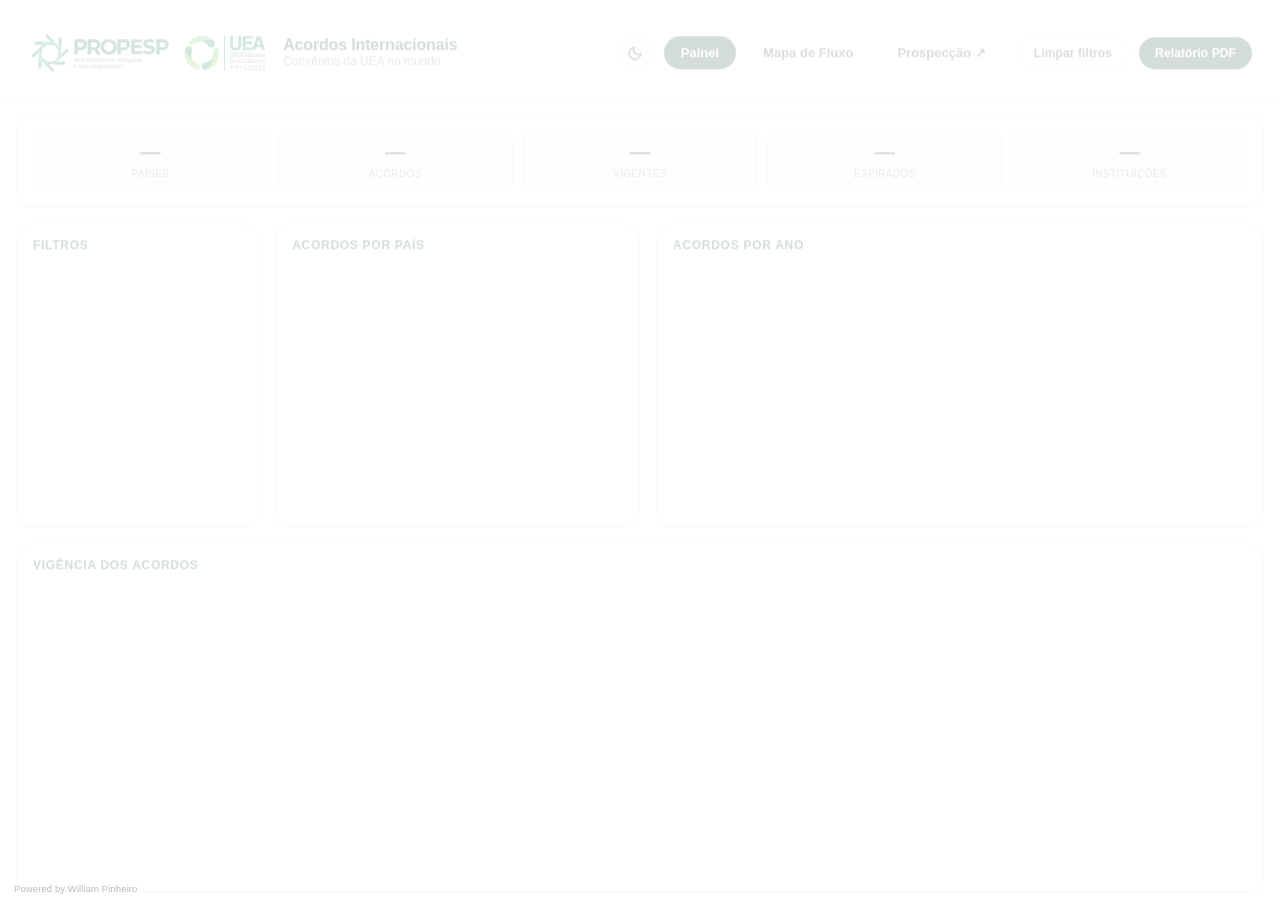
<file: index.html>
<!doctype html>
<html lang="pt-br">
<head>
  <meta charset="utf-8">
  <meta http-equiv="refresh" content="0; url=docs/index.html">
  <title>Acordos Internacionais · UEA</title>
</head>
<body>
  <p>Redirecionando para <a href="docs/index.html">o dashboard</a>...</p>
</body>
</html>
</file>
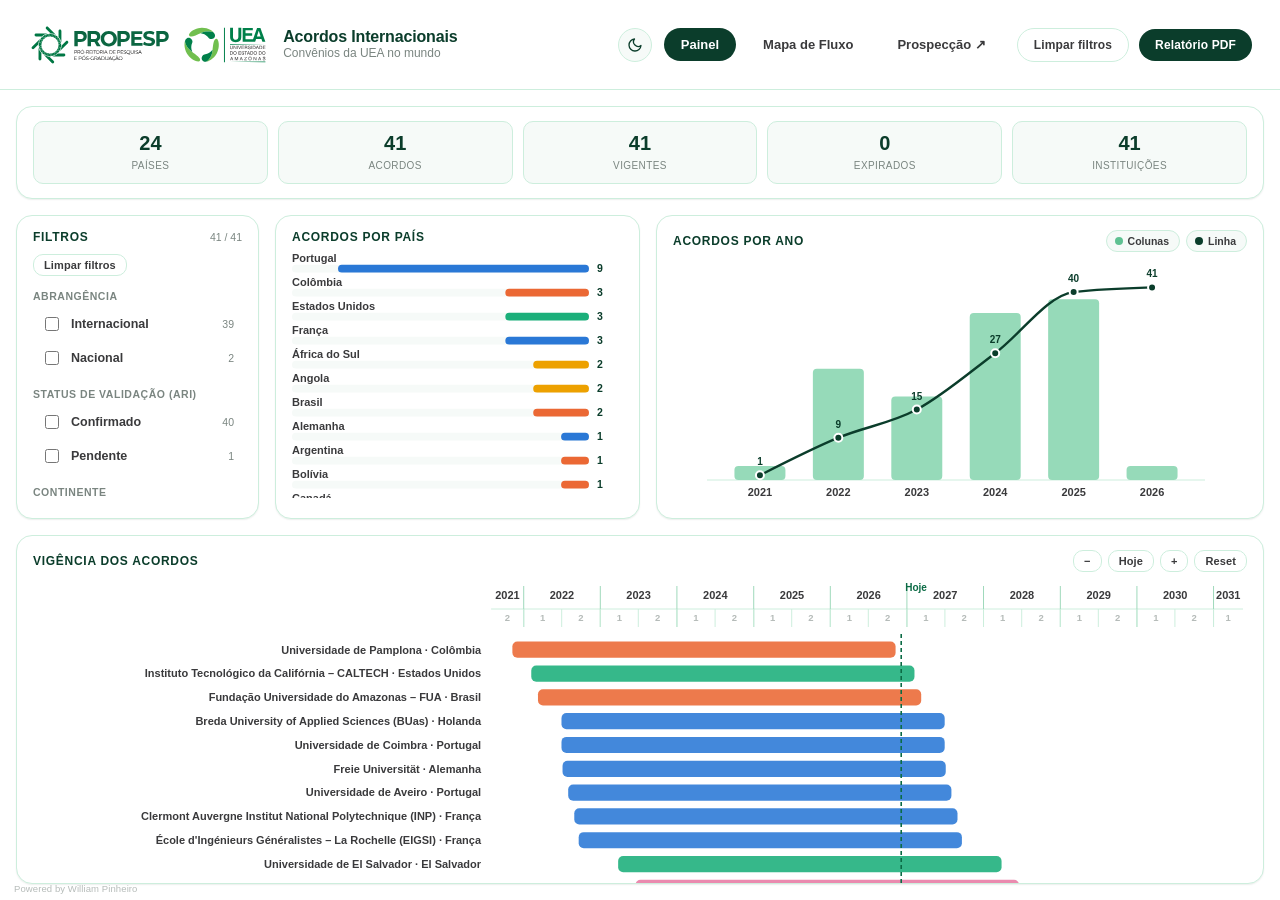
<file: docs/index.html>
<!doctype html>
<html lang="pt-BR">
<head>
<meta charset="utf-8" />
<meta name="viewport" content="width=device-width, initial-scale=1" />
<script>(function(){var t=localStorage.getItem('acordos-theme');if(t==='dark'||t==='light')document.documentElement.setAttribute('data-theme',t);})();</script>
<title>Acordos Internacionais · UEA</title>
<link rel="stylesheet" href="css/style.css?v=6" />
</head>
<body>

<header class="topbar">
  <div class="topbar__brand">
    <img src="image/propespuea.svg" alt="PROPESP UEA" class="topbar__logo" />
    <div class="topbar__title">
      <strong>Acordos Internacionais</strong>
      <span>Convênios da UEA no mundo</span>
    </div>
  </div>

  <nav class="topbar__nav">
    <button type="button" id="theme-toggle" class="theme-toggle" aria-label="Alternar tema">
      <svg class="icon-sun" viewBox="0 0 24 24" fill="none" stroke="currentColor" stroke-width="2" stroke-linecap="round"><circle cx="12" cy="12" r="4"/><path d="M12 2v2M12 20v2M4.93 4.93l1.41 1.41M17.66 17.66l1.41 1.41M2 12h2M20 12h2M4.93 19.07l1.41-1.41M17.66 6.34l1.41-1.41"/></svg>
      <svg class="icon-moon" viewBox="0 0 24 24" fill="none" stroke="currentColor" stroke-width="2" stroke-linecap="round" stroke-linejoin="round"><path d="M21 12.79A9 9 0 1111.21 3 7 7 0 0021 12.79z"/></svg>
    </button>
    <a href="index.html" class="topbar__link is-active">Painel</a>
    <a href="fluxo.html" class="topbar__link">Mapa de Fluxo</a>
    <a href="https://internacionalizacao-create.github.io/DASHBOARD-PROSPECC-AO-PPGxUNI.ESTR-/" class="topbar__link" target="_blank" rel="noopener">Prospecção ↗</a>
    <button class="btn btn--ghost" id="btn-clear-filters-top" style="margin-left:4px;">Limpar filtros</button>
    <button class="btn" id="btn-report">Relatório PDF</button>
  </nav>
</header>

<main class="layout--acordos">

  <!-- ===================== Cartões de indicadores ===================== -->
  <div class="panel">
    <div class="stat-row">
      <div class="stat-tile"><b id="stat-paises">—</b><small>Países</small></div>
      <div class="stat-tile"><b id="stat-acordos">—</b><small>Acordos</small></div>
      <div class="stat-tile"><b id="stat-ativos">—</b><small>Vigentes</small></div>
      <div class="stat-tile"><b id="stat-expirados">—</b><small>Expirados</small></div>
      <div class="stat-tile"><b id="stat-instituicoes">—</b><small>Instituições</small></div>
    </div>
  </div>

  <!-- ===================== Filtros + Barras + Combo ===================== -->
  <div class="acordos-row acordos-row--filters">
    <div class="panel">
      <div class="panel__header">
        <span class="panel__title">Filtros</span>
        <span class="panel__hint" id="filter-count-hint"></span>
      </div>
      <div class="panel__body" id="filters-panel" style="height:calc(100% - 30px); overflow-y:auto; display:flex; flex-direction:column; gap:14px;"></div>
    </div>

    <div class="panel">
      <div class="panel__header"><span class="panel__title">Acordos por país</span></div>
      <div class="panel__body" id="bar-chart" style="height:calc(100% - 30px); overflow-y:auto;"></div>
    </div>

    <div class="panel">
      <div class="panel__header">
        <span class="panel__title">Acordos por ano</span>
        <span class="series-toggle" id="combo-series-toggle"></span>
      </div>
      <div class="panel__body" id="combo-chart" style="height:calc(100% - 30px);"></div>
    </div>
  </div>

  <!-- ===================== Gantt: vigência dos acordos ===================== -->
  <div class="panel panel--flush" style="display:flex; flex-direction:column;">
    <div class="panel__header" style="padding:14px 16px 0;">
      <span class="panel__title">Vigência dos acordos</span>
      <span class="gantt-toolbar" id="gantt-zoom"></span>
    </div>
    <div style="flex:1; min-height:0;" id="gantt-chart"></div>
  </div>

</main>

<footer class="site-credit">Powered by William Pinheiro</footer>

<script src="lib/d3.v7.min.js"></script>
<script src="lib/jspdf.umd.min.js"></script>
<script src="lib/jspdf.plugin.autotable.min.js"></script>
<script src="js/common.js?v=6"></script>
<script src="js/charts.js?v=6"></script>
<script src="js/report.js?v=3"></script>
<script src="js/main.js?v=6"></script>
</body>
</html>
</file>
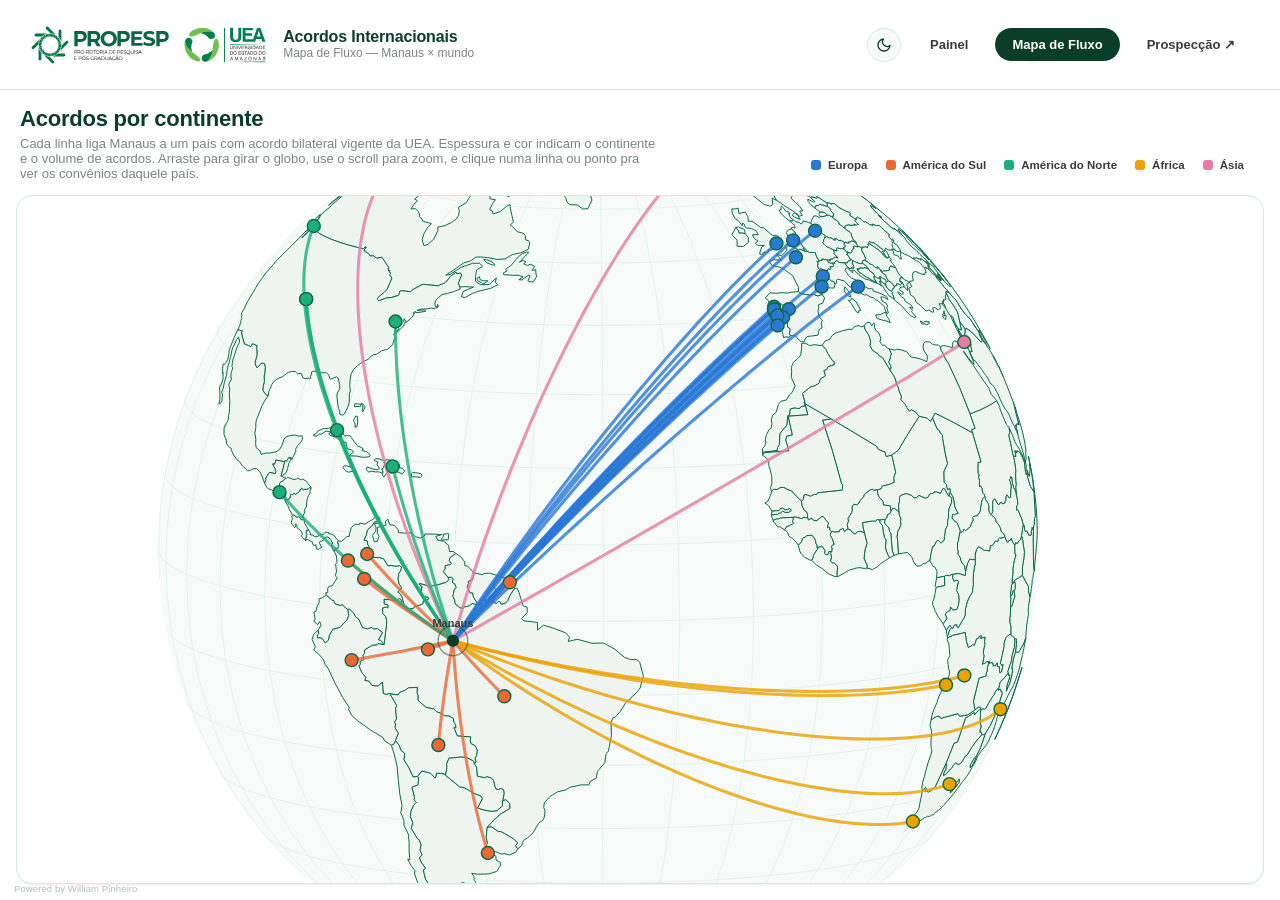
<file: docs/fluxo.html>
<!doctype html>
<html lang="pt-BR">
<head>
<meta charset="utf-8" />
<meta name="viewport" content="width=device-width, initial-scale=1" />
<script>(function(){var t=localStorage.getItem('acordos-theme');if(t==='dark'||t==='light')document.documentElement.setAttribute('data-theme',t);})();</script>
<title>Mapa de Fluxo · Acordos Internacionais UEA</title>
<link rel="stylesheet" href="css/style.css?v=6" />
</head>
<body>

<header class="topbar">
  <div class="topbar__brand">
    <img src="image/propespuea.svg" alt="PROPESP UEA" class="topbar__logo" />
    <div class="topbar__title">
      <strong>Acordos Internacionais</strong>
      <span>Mapa de Fluxo — Manaus × mundo</span>
    </div>
  </div>

  <nav class="topbar__nav">
    <button type="button" id="theme-toggle" class="theme-toggle" aria-label="Alternar tema">
      <svg class="icon-sun" viewBox="0 0 24 24" fill="none" stroke="currentColor" stroke-width="2" stroke-linecap="round"><circle cx="12" cy="12" r="4"/><path d="M12 2v2M12 20v2M4.93 4.93l1.41 1.41M17.66 17.66l1.41 1.41M2 12h2M20 12h2M4.93 19.07l1.41-1.41M17.66 6.34l1.41-1.41"/></svg>
      <svg class="icon-moon" viewBox="0 0 24 24" fill="none" stroke="currentColor" stroke-width="2" stroke-linecap="round" stroke-linejoin="round"><path d="M21 12.79A9 9 0 1111.21 3 7 7 0 0021 12.79z"/></svg>
    </button>
    <a href="index.html" class="topbar__link">Painel</a>
    <a href="fluxo.html" class="topbar__link is-active">Mapa de Fluxo</a>
    <a href="https://internacionalizacao-create.github.io/DASHBOARD-PROSPECC-AO-PPGxUNI.ESTR-/" class="topbar__link" target="_blank" rel="noopener">Prospecção ↗</a>
  </nav>
</header>

<main class="flow-page">
  <div class="flow-hero">
    <div>
      <h1>Acordos por continente</h1>
      <p>Cada linha liga Manaus a um país com acordo bilateral vigente da UEA. Espessura e cor indicam o continente e o volume de acordos. Arraste para girar o globo, use o scroll para zoom, e clique numa linha ou ponto pra ver os convênios daquele país.</p>
    </div>
    <div class="flow-legend" id="continent-legend"></div>
  </div>

  <div class="panel panel--flush flow-map-wrap">
    <div id="flow-chart"></div>
  </div>
</main>

<div class="flow-detail" id="flow-detail">
  <h3 id="fd-title">—</h3>
  <div class="muted" id="fd-sub">—</div>
  <div class="text-xs muted" style="margin:10px 0 8px; font-weight:700; text-transform:uppercase; letter-spacing:.05em;">Convênios</div>
  <div class="picklist" id="fd-acordos" style="max-height:280px; margin-bottom:14px;"></div>
  <div class="actions">
    <button class="btn btn--ghost" id="fd-close">Fechar</button>
  </div>
</div>

<footer class="site-credit">Powered by William Pinheiro</footer>

<script src="lib/d3.v7.min.js"></script>
<script src="lib/topojson-client.min.js"></script>
<script src="js/common.js?v=6"></script>
<script src="js/charts.js?v=6"></script>
<script src="js/flowmap.js?v=6"></script>
<script src="js/fluxo.js?v=6"></script>
</body>
</html>
</file>
<file: docs/css/style.css>
/* ==========================================================================
   GERBRAS · Design system — estética clara, bordas finas verdes, motion Apple
   ========================================================================== */

:root {
  color-scheme: light;

  /* superfícies */
  --surface-page: #ffffff;
  --surface-panel: #ffffff;
  --surface-alt: #f6faf8;
  --surface-hover: #eef8f2;

  /* tinta / texto */
  --ink-primary: #0b3d2b;      /* verde escuro — títulos, valores em destaque */
  --ink-secondary: #3a3a3c;    /* cinza escuro — corpo de texto */
  --ink-muted: #7a8580;        /* cinza médio — legendas, eixos, metadados */
  --ink-on-accent: #ffffff;

  /* bordas */
  --border-hairline: #cdeedd;  /* verde claro, fino */
  --border-strong: #9fd9bb;

  /* acento interativo */
  --accent: #1f8a5f;
  --accent-strong: #0b6b45;
  --accent-wash: rgba(31, 138, 95, 0.08);

  /* paleta categórica (linhas de pesquisa) — validada scripts/validate_palette.js */
  --cat-1: #2a78d6; /* azul */
  --cat-2: #eb6834; /* laranja */
  --cat-3: #1baf7a; /* água */
  --cat-4: #eda100; /* amarelo */
  --cat-5: #e87ba4; /* magenta */
  --cat-6: #008300; /* verde */
  --cat-7: #4a3aa7; /* violeta */
  --cat-8: #e34948; /* vermelho — reservado p/ bucket "Outras" */

  /* geometria */
  --radius-sm: 10px;
  --radius-md: 16px;
  --radius-lg: 22px;
  --radius-pill: 999px;

  /* sombra sutil */
  --shadow-sm: 0 1px 2px rgba(11, 61, 43, 0.05), 0 1px 1px rgba(11, 61, 43, 0.03);
  --shadow-md: 0 8px 24px rgba(11, 61, 43, 0.08);
  --shadow-lift: 0 12px 32px rgba(11, 61, 43, 0.14);

  /* motion — curva estilo Apple */
  --ease: cubic-bezier(0.32, 0.72, 0, 1);
  --dur-fast: 160ms;
  --dur-mid: 280ms;
  --dur-slow: 480ms;

  --font: -apple-system, BlinkMacSystemFont, "SF Pro Display", "SF Pro Text",
    "Segoe UI", "Helvetica Neue", Arial, sans-serif;

  --topbar-h: 10vh;

  /* mapas/gráficos — cromo neutro (lido pelo JS via getComputedStyle) */
  --chart-map-fill: #eef5f1;
  --chart-map-border: #0b6b45; /* alto contraste c/ o fill p/ projeção (datashow) */
  --chart-node-neutral: #0b3d2b;
  --chart-seq-1: #eaf7f0; --chart-seq-2: #c7ecda; --chart-seq-3: #96dab9;
  --chart-seq-4: #5fc192; --chart-seq-5: #2e9e6c; --chart-seq-6: #0f7a4d; --chart-seq-7: #0b5c3a;

  --topbar-bg: rgba(255, 255, 255, 0.9);
}

/* ---------- tema escuro: alta legibilidade, mesmos tokens ---------- */
@media (prefers-color-scheme: dark) {
  :root:not([data-theme="light"]) {
    color-scheme: dark;
    --surface-page: #0a100c;
    --surface-panel: #101712;
    --surface-alt: #171f1a;
    --surface-hover: #1e2921;

    --ink-primary: #7fe8ab;
    --ink-secondary: #e7ebe8;
    --ink-muted: #93a196;
    --ink-on-accent: #06120a;

    --border-hairline: #24352b;
    --border-strong: #3a5a45;

    --accent: #34d399;
    --accent-strong: #6ee7b8;
    --accent-wash: rgba(52, 211, 153, 0.16);

    --cat-1: #3987e5; --cat-2: #d95926; --cat-3: #199e70; --cat-4: #c98500;
    --cat-5: #d55181; --cat-6: #14a814; --cat-7: #9085e9; --cat-8: #e66767;

    --shadow-sm: 0 1px 2px rgba(0, 0, 0, 0.5), 0 1px 1px rgba(0, 0, 0, 0.35);
    --shadow-md: 0 8px 24px rgba(0, 0, 0, 0.55);
    --shadow-lift: 0 12px 36px rgba(0, 0, 0, 0.65);

    --chart-map-fill: #1c2620;
    --chart-map-border: #6ee7b8; /* alto contraste c/ o fill p/ projeção (datashow) */
    --chart-node-neutral: #e7ebe8;
    --chart-seq-1: #142a20; --chart-seq-2: #164028; --chart-seq-3: #185c34;
    --chart-seq-4: #1c7d40; --chart-seq-5: #26a352; --chart-seq-6: #4bc873; --chart-seq-7: #8de6a5;

    --topbar-bg: rgba(10, 16, 12, 0.86);
  }
}
:root[data-theme="dark"] {
  color-scheme: dark;
  --surface-page: #0a100c;
  --surface-panel: #101712;
  --surface-alt: #171f1a;
  --surface-hover: #1e2921;

  --ink-primary: #7fe8ab;
  --ink-secondary: #e7ebe8;
  --ink-muted: #93a196;
  --ink-on-accent: #06120a;

  --border-hairline: #24352b;
  --border-strong: #3a5a45;

  --accent: #34d399;
  --accent-strong: #6ee7b8;
  --accent-wash: rgba(52, 211, 153, 0.16);

  --cat-1: #3987e5; --cat-2: #d95926; --cat-3: #199e70; --cat-4: #c98500;
  --cat-5: #d55181; --cat-6: #14a814; --cat-7: #9085e9; --cat-8: #e66767;

  --shadow-sm: 0 1px 2px rgba(0, 0, 0, 0.5), 0 1px 1px rgba(0, 0, 0, 0.35);
  --shadow-md: 0 8px 24px rgba(0, 0, 0, 0.55);
  --shadow-lift: 0 12px 36px rgba(0, 0, 0, 0.65);

  --chart-map-fill: #1c2620;
  --chart-map-border: #6ee7b8; /* alto contraste c/ o fill p/ projeção (datashow) */
  --chart-node-neutral: #e7ebe8;
  --chart-seq-1: #142a20; --chart-seq-2: #164028; --chart-seq-3: #185c34;
  --chart-seq-4: #1c7d40; --chart-seq-5: #26a352; --chart-seq-6: #4bc873; --chart-seq-7: #8de6a5;

  --topbar-bg: rgba(10, 16, 12, 0.86);
}

* { box-sizing: border-box; }

html, body {
  margin: 0;
  padding: 0;
  height: 100%;
  background: var(--surface-page);
  color: var(--ink-secondary);
  font-family: var(--font);
  -webkit-font-smoothing: antialiased;
  overflow: hidden;
}

::selection { background: var(--accent-wash); color: var(--ink-primary); }

/* ---------- scrollbars finas, discretas ---------- */
* { scrollbar-width: thin; scrollbar-color: var(--border-strong) transparent; }
*::-webkit-scrollbar { width: 6px; height: 6px; }
*::-webkit-scrollbar-thumb { background: var(--border-strong); border-radius: var(--radius-pill); }
*::-webkit-scrollbar-track { background: transparent; }

/* ==========================================================================
   Barra superior
   ========================================================================== */
.topbar {
  height: var(--topbar-h);
  min-height: 56px;
  display: flex;
  align-items: center;
  justify-content: space-between;
  padding: 0 28px;
  background: var(--topbar-bg);
  backdrop-filter: saturate(180%) blur(14px);
  border-bottom: 1px solid var(--border-hairline);
  position: relative;
  z-index: 20;
}

.topbar__brand { display: flex; align-items: center; gap: 14px; }
.topbar__logo { height: calc(var(--topbar-h) * 0.6); max-height: 44px; width: auto; display: block; }
.topbar__title { display: flex; flex-direction: column; line-height: 1.15; }
.topbar__title strong { color: var(--ink-primary); font-size: 16px; font-weight: 700; letter-spacing: -0.01em; }
.topbar__title span { color: var(--ink-muted); font-size: 12px; font-weight: 500; }

.site-credit {
  position: fixed; left: 14px; bottom: 6px; z-index: 5;
  font-size: 9.5px; font-weight: 500; color: var(--ink-muted);
  opacity: 0.55; letter-spacing: 0.01em; pointer-events: none;
}

.topbar__nav { display: flex; align-items: center; gap: 10px; }
.topbar__link {
  font-size: 13px; font-weight: 600; color: var(--ink-secondary);
  text-decoration: none; padding: 8px 16px; border-radius: var(--radius-pill);
  border: 1px solid transparent; transition: all var(--dur-fast) var(--ease);
}
.topbar__link:hover { background: var(--surface-hover); border-color: var(--border-hairline); }
.topbar__link.is-active { background: var(--ink-primary); color: var(--ink-on-accent); }

.topbar__stats { display: flex; gap: 22px; margin-right: 6px; }
.topbar__stat { text-align: right; line-height: 1.1; }
.topbar__stat b { display: block; font-size: 15px; color: var(--ink-primary); font-variant-numeric: tabular-nums; }
.topbar__stat small { font-size: 10.5px; color: var(--ink-muted); text-transform: uppercase; letter-spacing: 0.04em; }

.theme-toggle {
  display: flex; align-items: center; justify-content: center;
  width: 34px; height: 34px; flex: none; margin-right: 2px;
  border-radius: 50%; border: 1px solid var(--border-hairline);
  background: var(--surface-alt); color: var(--ink-primary);
  cursor: pointer; transition: all var(--dur-fast) var(--ease);
}
.theme-toggle:hover { background: var(--surface-hover); border-color: var(--border-strong); transform: translateY(-1px); }
.theme-toggle svg { width: 16px; height: 16px; }
/* o JS sempre define data-theme explicitamente em <html>, então só
   precisamos alternar os ícones por esse atributo */
.theme-toggle .icon-sun { display: none; }
.theme-toggle .icon-moon { display: block; }
:root[data-theme="dark"] .theme-toggle .icon-sun { display: block; }
:root[data-theme="dark"] .theme-toggle .icon-moon { display: none; }

/* ==========================================================================
   Layout de colunas — página 1
   ========================================================================== */
.layout {
  height: calc(100vh - var(--topbar-h));
  display: grid;
  grid-template-columns: 20fr 60fr 20fr;
  gap: 16px;
  padding: 16px;
}

.col { min-width: 0; min-height: 0; display: flex; flex-direction: column; gap: 14px; overflow-y: auto; padding-right: 2px; }
.col--center { overflow: hidden; }

/* layout de página única (Acordos Internacionais): linha de indicadores no
   topo, barras + combo lado a lado, globo ocupando a largura toda embaixo */
.layout--acordos {
  height: calc(100vh - var(--topbar-h));
  display: grid;
  grid-template-rows: auto minmax(0, 1fr) minmax(0, 1.15fr);
  gap: 16px;
  padding: 16px;
  overflow: hidden;
}
.acordos-row { display: grid; grid-template-columns: 1fr 1fr; gap: 16px; min-height: 0; }
.acordos-row .panel { min-height: 0; }
.acordos-row--filters { grid-template-columns: 20fr 30fr 50fr; }

.filter-group { display: flex; flex-direction: column; gap: 6px; }
.filter-group__title {
  font-size: 10.5px; font-weight: 700; color: var(--ink-muted);
  text-transform: uppercase; letter-spacing: 0.05em;
}

@media (max-width: 980px) {
  .layout--acordos { height: auto; overflow: visible; }
  .acordos-row, .acordos-row--filters { grid-template-columns: 1fr; }
  .stat-row { flex-wrap: wrap; }
  .stat-row .stat-tile { min-width: 140px; }
}

/* ==========================================================================
   Cartões / painéis
   ========================================================================== */
.panel {
  background: var(--surface-panel);
  border: 1px solid var(--border-hairline);
  border-radius: var(--radius-md);
  box-shadow: var(--shadow-sm);
  padding: 14px 16px;
  transition: box-shadow var(--dur-mid) var(--ease), transform var(--dur-mid) var(--ease), border-color var(--dur-mid) var(--ease);
}
.panel:hover { box-shadow: var(--shadow-md); border-color: var(--border-strong); }

.panel--flush { padding: 0; overflow: hidden; }
.panel--grow { flex: 1 1 auto; min-height: 0; display: flex; flex-direction: column; }

.panel__header {
  display: flex; align-items: baseline; justify-content: space-between;
  margin-bottom: 10px;
}
.panel__title {
  font-size: 12px; font-weight: 700; color: var(--ink-primary);
  text-transform: uppercase; letter-spacing: 0.06em;
}
.panel__hint { font-size: 10.5px; color: var(--ink-muted); }
.panel__body { flex: 1 1 auto; min-height: 0; }

/* ==========================================================================
   Filtros
   ========================================================================== */
.field { display: flex; flex-direction: column; gap: 6px; }
.field label {
  font-size: 11px; font-weight: 700; color: var(--ink-muted);
  text-transform: uppercase; letter-spacing: 0.05em;
}

select.dropdown {
  appearance: none; -webkit-appearance: none;
  width: 100%; padding: 10px 34px 10px 12px;
  font-family: var(--font); font-size: 13.5px; font-weight: 600; color: var(--ink-primary);
  background: var(--surface-alt) url('data:image/svg+xml;utf8,<svg xmlns="http://www.w3.org/2000/svg" width="10" height="6"><path d="M0 0l5 6 5-6z" fill="%230b3d2b"/></svg>') no-repeat right 14px center;
  border: 1px solid var(--border-hairline); border-radius: var(--radius-sm);
  cursor: pointer; transition: all var(--dur-fast) var(--ease);
}
select.dropdown:hover { border-color: var(--border-strong); background-color: var(--surface-hover); }
select.dropdown:focus { outline: none; border-color: var(--accent); box-shadow: 0 0 0 3px var(--accent-wash); }

.checklist { display: flex; flex-direction: column; gap: 2px; max-height: 190px; overflow-y: auto; }
.checkrow {
  display: flex; align-items: center; gap: 9px; padding: 6px 8px;
  border-radius: var(--radius-sm); cursor: pointer; user-select: none;
  transition: background var(--dur-fast) var(--ease);
}
.checkrow:hover { background: var(--surface-hover); }
.checkrow input { accent-color: var(--accent); width: 14px; height: 14px; cursor: pointer; }
.checkrow span { font-size: 12.5px; font-weight: 600; color: var(--ink-secondary); }
.checkrow small { margin-left: auto; font-size: 10.5px; color: var(--ink-muted); font-variant-numeric: tabular-nums; }

/* listas selecionáveis (linhas de pesquisa / professores) */
.picklist { display: flex; flex-direction: column; gap: 3px; max-height: 240px; overflow-y: auto; }
.pickrow {
  display: flex; align-items: center; gap: 8px; padding: 7px 9px;
  border-radius: var(--radius-sm); cursor: pointer; border: 1px solid transparent;
  transition: all var(--dur-fast) var(--ease);
}
.pickrow:hover { background: var(--surface-hover); }
.pickrow.is-active { background: var(--accent-wash); border-color: var(--border-strong); }
.pickrow .dot { width: 8px; height: 8px; border-radius: 50%; flex: none; background: var(--border-strong); }
.pickrow .label { font-size: 12.5px; font-weight: 600; color: var(--ink-secondary); overflow: hidden; text-overflow: ellipsis; white-space: nowrap; }
.pickrow.is-active .label { color: var(--ink-primary); }
.pickrow .count { margin-left: auto; font-size: 10.5px; color: var(--ink-muted); font-variant-numeric: tabular-nums; }

.rank { display: flex; align-items: center; gap: 10px; padding: 7px 4px; border-radius: var(--radius-sm); transition: background var(--dur-fast) var(--ease); cursor: pointer; }
.rank:hover { background: var(--surface-hover); }
.rank__pos { width: 18px; font-size: 11px; font-weight: 800; color: var(--ink-muted); text-align: right; }
.rank__name { flex: 1; font-size: 12.5px; font-weight: 600; color: var(--ink-secondary); overflow: hidden; text-overflow: ellipsis; white-space: nowrap; }
.rank__val { font-size: 11px; font-weight: 700; color: var(--accent-strong); font-variant-numeric: tabular-nums; }

.search-box {
  display: flex; align-items: center; gap: 8px;
  background: var(--surface-alt); border: 1px solid var(--border-hairline);
  border-radius: var(--radius-sm); padding: 8px 10px; margin-bottom: 8px;
  transition: all var(--dur-fast) var(--ease);
}
.search-box:focus-within { border-color: var(--accent); box-shadow: 0 0 0 3px var(--accent-wash); }
.search-box input { border: none; outline: none; background: transparent; font-family: var(--font); font-size: 12.5px; color: var(--ink-primary); width: 100%; }
.search-box svg { flex: none; color: var(--ink-muted); }

/* botão limpar filtros */
.btn {
  font-family: var(--font); font-size: 12px; font-weight: 700; letter-spacing: 0.01em;
  color: var(--ink-on-accent); background: var(--ink-primary);
  border: none; border-radius: var(--radius-pill); padding: 9px 16px;
  cursor: pointer; transition: all var(--dur-fast) var(--ease);
}
.btn:hover { background: var(--accent-strong); transform: translateY(-1px); box-shadow: var(--shadow-md); }
.btn:active { transform: translateY(0); }
.btn--ghost { background: transparent; color: var(--ink-secondary); border: 1px solid var(--border-hairline); }
.btn--ghost:hover { background: var(--surface-hover); color: var(--ink-primary); border-color: var(--border-strong); box-shadow: none; }

/* ==========================================================================
   Tipografia utilitária
   ========================================================================== */
h1, h2, h3 { color: var(--ink-primary); margin: 0; font-weight: 700; letter-spacing: -0.01em; }
.text-xs { font-size: 10.5px; }
.text-sm { font-size: 12.5px; }
.text-md { font-size: 14px; }
.text-lg { font-size: 18px; }
.text-xl { font-size: 26px; }
.muted { color: var(--ink-muted); }
.strong { color: var(--ink-primary); font-weight: 700; }

.empty-hint { font-size: 12px; color: var(--ink-muted); padding: 14px 4px; text-align: center; }

/* ==========================================================================
   Tooltip global (usado pelos gráficos D3)
   ========================================================================== */
.viz-tooltip {
  position: fixed; pointer-events: none; z-index: 999;
  background: var(--ink-primary); color: #fff;
  font-family: var(--font); font-size: 12px; font-weight: 500;
  padding: 8px 11px; border-radius: 10px; box-shadow: var(--shadow-lift);
  opacity: 0; transform: translate(-50%, calc(-100% - 10px)) scale(0.96);
  transition: opacity var(--dur-fast) var(--ease), transform var(--dur-fast) var(--ease);
  max-width: 240px; line-height: 1.4;
}
.viz-tooltip.is-visible { opacity: 1; transform: translate(-50%, calc(-100% - 14px)) scale(1); }
.viz-tooltip b { color: #bdf0d6; }

/* ==========================================================================
   Sankey
   ========================================================================== */
#sankey-chart { width: 100%; height: 100%; }
.sankey-node rect { stroke: rgba(255,255,255,0.6); stroke-width: 1px; rx: 4px; transition: opacity var(--dur-fast) var(--ease); }
.sankey-node text { font-family: var(--font); font-size: 11px; font-weight: 600; fill: var(--ink-secondary); }
.sankey-node.is-dim rect { opacity: 0.15; }
.sankey-node.is-dim text { opacity: 0.25; }
.sankey-node.is-selected rect { stroke: var(--ink-primary); stroke-width: 2.5px; }
.sankey-node.is-selected text { font-weight: 800; fill: var(--ink-primary); }
.sankey-link { fill: none; transition: opacity var(--dur-fast) var(--ease), stroke-width var(--dur-fast) var(--ease); cursor: pointer; }
.sankey-link.is-dim { opacity: 0.06; }
.sankey-link:hover { opacity: 0.95 !important; }

/* ==========================================================================
   Word cloud / mapa / barras
   ========================================================================== */
#map-chart, #bar-chart { width: 100%; height: 100%; }

.map-country { transition: fill var(--dur-mid) var(--ease); cursor: pointer; }
.map-sphere { fill: var(--surface-alt); }
.map-graticule { fill: none; stroke: var(--border-hairline); stroke-width: 0.5px; }
.map-pin { transition: r var(--dur-fast) var(--ease); cursor: pointer; }

.bar-track rect.bg { fill: var(--surface-alt); }
.bar-track rect.fg { transition: width var(--dur-mid) var(--ease), x var(--dur-mid) var(--ease), opacity var(--dur-fast) var(--ease); cursor: pointer; }
.bar-track rect.fg.is-selected { stroke: var(--ink-primary); stroke-width: 2px; }
.bar-label { font-family: var(--font); font-size: 11px; font-weight: 600; fill: var(--ink-secondary); }
.bar-value { font-family: var(--font); font-size: 10.5px; font-weight: 700; fill: var(--ink-primary); font-variant-numeric: tabular-nums; }

/* ---------------- Combo chart (colunas + linha) ---------------- */
.combo-bar { fill: var(--chart-seq-3); transition: fill var(--dur-fast) var(--ease); }
.combo-bar:hover { fill: var(--chart-seq-4); }
.combo-bar.is-selected { fill: var(--accent-strong); }
.combo-line-value { font-family: var(--font); font-size: 10px; font-weight: 800; font-variant-numeric: tabular-nums; }

/* ---------------- Gantt (vigência dos acordos) ---------------- */
.gantt-axis-wrap { flex: none; }
.gantt-rows-wrap { flex: 1 1 auto; min-height: 0; overflow-y: auto; }
.gantt-bar { cursor: pointer; opacity: 0.88; transition: opacity var(--dur-fast) var(--ease); }
.gantt-bar:hover { opacity: 1; }
.gantt-today-line { stroke: var(--accent-strong); stroke-width: 1.6px; stroke-dasharray: 4 3; }
.gantt-today-label { font-family: var(--font); font-size: 10px; font-weight: 800; fill: var(--accent-strong); }
.gantt-axis .domain { stroke: var(--border-hairline); }
.gantt-axis-year { font-weight: 800; }
.gantt-axis-sem { font-size: 9.5px; fill: var(--ink-muted); opacity: 0.55; }
.gantt-axis-tick-year { stroke: var(--border-strong); stroke-width: 1px; }
.gantt-axis-tick-sem { stroke: var(--border-hairline); stroke-width: 1px; }
.gantt-axis-divider { stroke: var(--border-hairline); }
.gantt-zoom-catcher { cursor: grab; }
.gantt-zoom-catcher:active { cursor: grabbing; }
.gantt-toolbar { display: flex; gap: 6px; align-items: center; }
.gantt-zoom-btn { padding: 4px 10px; font-size: 11px; border-radius: var(--radius-sm); }

.series-toggle { display: flex; gap: 6px; align-items: center; }
.series-toggle__item {
  display: flex; align-items: center; gap: 5px;
  font-size: 10.5px; font-weight: 700; color: var(--ink-secondary);
  background: var(--surface-alt); border: 1px solid var(--border-hairline);
  border-radius: var(--radius-pill); padding: 4px 10px 4px 8px;
  cursor: pointer; user-select: none; transition: all var(--dur-fast) var(--ease);
}
.series-toggle__item:hover { border-color: var(--border-strong); }
.series-toggle__dot { width: 8px; height: 8px; border-radius: 50%; flex: none; }
.series-toggle__item.is-off { color: var(--ink-muted); opacity: 0.55; }
.series-toggle__item.is-off .series-toggle__dot { opacity: 0.4; }

/* ==========================================================================
   Página 2 — Flow map
   ========================================================================== */
.flow-page { height: calc(100vh - var(--topbar-h)); padding: 16px; display: flex; flex-direction: column; gap: 14px; }
.flow-hero { display: flex; align-items: flex-end; justify-content: space-between; padding: 0 4px; }
.flow-hero h1 { font-size: 22px; }
.flow-hero p { margin: 4px 0 0; font-size: 13px; color: var(--ink-muted); max-width: 640px; }
.flow-map-wrap { flex: 1 1 auto; min-height: 0; }
#flow-chart { width: 100%; height: 100%; }

.flow-globe { cursor: grab; touch-action: none; }
.flow-globe.is-grabbing { cursor: grabbing; }

.flow-arc { fill: none; cursor: pointer; transition: opacity var(--dur-fast) var(--ease), stroke-width var(--dur-fast) var(--ease); }
.flow-arc.is-dim { opacity: 0.08; }
.flow-dot-origin { fill: var(--ink-primary); }
.flow-dot-dest { cursor: pointer; transition: r var(--dur-fast) var(--ease); }

.flow-legend { display: flex; align-items: center; gap: 18px; padding: 10px 16px; }
.flow-legend__item { display: flex; align-items: center; gap: 7px; font-size: 11.5px; color: var(--ink-secondary); font-weight: 600; }
.flow-legend__swatch { width: 10px; height: 10px; border-radius: 3px; }

/* painel flutuante de detalhes ao clicar um fluxo */
.flow-detail {
  position: fixed; right: 24px; bottom: 24px; width: 320px;
  background: var(--surface-panel); border: 1px solid var(--border-hairline);
  border-radius: var(--radius-lg); box-shadow: var(--shadow-lift);
  padding: 18px; z-index: 30;
  opacity: 0; transform: translateY(16px) scale(0.98); pointer-events: none;
  transition: opacity var(--dur-mid) var(--ease), transform var(--dur-mid) var(--ease);
}
.flow-detail.is-visible { opacity: 1; transform: translateY(0) scale(1); pointer-events: auto; }
.flow-detail h3 { font-size: 15px; margin-bottom: 4px; }
.flow-detail .muted { font-size: 12px; }
.flow-detail .actions { display: flex; gap: 8px; }
.flow-detail .actions .btn { flex: 1; text-align: center; }

.kw-tags { display: flex; flex-wrap: wrap; gap: 6px; }
.kw-tag {
  font-size: 10.5px; font-weight: 700; color: var(--accent-strong);
  background: var(--accent-wash); border-radius: var(--radius-pill); padding: 4px 10px;
}

/* ==========================================================================
   Motion de entrada
   ========================================================================== */
@keyframes rise-in {
  from { opacity: 0; transform: translateY(10px); }
  to { opacity: 1; transform: translateY(0); }
}
.panel, .topbar { animation: rise-in var(--dur-slow) var(--ease) both; }
.col:nth-child(1) .panel:nth-child(1) { animation-delay: 20ms; }
.col:nth-child(1) .panel:nth-child(2) { animation-delay: 60ms; }
.col:nth-child(1) .panel:nth-child(3) { animation-delay: 100ms; }
.col:nth-child(1) .panel:nth-child(4) { animation-delay: 140ms; }
.col:nth-child(2) .panel { animation-delay: 80ms; }
.col:nth-child(3) .panel:nth-child(1) { animation-delay: 100ms; }
.col:nth-child(3) .panel:nth-child(2) { animation-delay: 140ms; }
.col:nth-child(3) .panel:nth-child(3) { animation-delay: 180ms; }
.col:nth-child(3) .panel:nth-child(4) { animation-delay: 220ms; }

/* responsivo simples para telas menores (mantém proporção, empilha em telas muito estreitas) */
@media (max-width: 980px) {
  .layout { grid-template-columns: 1fr; height: auto; overflow-y: auto; }
  .col { overflow: visible; }
  html, body { overflow: auto; }
}

/* ==========================================================================
   Página 3 — Perfil do pesquisador estrangeiro
   ========================================================================== */
.layout--profile { grid-template-columns: 30fr 40fr 30fr; }

.topbar__back {
  display: flex; align-items: center; gap: 6px;
  font-size: 13px; font-weight: 700; color: var(--ink-secondary);
  text-decoration: none; padding: 8px 14px; border-radius: var(--radius-pill);
  border: 1px solid var(--border-hairline); margin-right: 8px;
  transition: all var(--dur-fast) var(--ease);
}
.topbar__back:hover { background: var(--surface-hover); border-color: var(--border-strong); color: var(--ink-primary); }

.avatar {
  width: 64px; height: 64px; border-radius: 50%;
  display: flex; align-items: center; justify-content: center;
  font-size: 22px; font-weight: 800; color: #fff;
  flex: none;
}

.profile-head { display: flex; align-items: center; gap: 16px; }
.profile-head h1 { font-size: 19px; line-height: 1.25; }
.profile-head .muted { font-size: 12.5px; margin-top: 3px; }

.badge-row { display: flex; flex-wrap: wrap; gap: 7px; margin-top: 12px; }
.badge {
  display: inline-flex; align-items: center; gap: 5px;
  font-size: 11px; font-weight: 700; color: var(--ink-secondary);
  background: var(--surface-alt); border: 1px solid var(--border-hairline);
  border-radius: var(--radius-pill); padding: 5px 11px;
}
.badge a { color: inherit; text-decoration: none; }
.badge--link { color: var(--accent-strong); border-color: var(--border-strong); cursor: pointer; }
.badge--link:hover { background: var(--accent-wash); }

.stat-row { display: flex; gap: 10px; }
.stat-tile {
  flex: 1; background: var(--surface-alt); border: 1px solid var(--border-hairline);
  border-radius: var(--radius-sm); padding: 10px 12px; text-align: center;
}
.stat-tile b { display: block; font-size: 20px; color: var(--ink-primary); font-variant-numeric: tabular-nums; }
.stat-tile small { font-size: 10px; color: var(--ink-muted); text-transform: uppercase; letter-spacing: 0.04em; }

.info-row { display: flex; justify-content: space-between; gap: 10px; padding: 7px 0; border-bottom: 1px solid var(--border-hairline); font-size: 12.5px; }
.info-row:last-child { border-bottom: none; }
.info-row span:first-child { color: var(--ink-muted); font-weight: 600; }
.info-row span:last-child { color: var(--ink-secondary); font-weight: 600; text-align: right; max-width: 60%; }
.info-row a { color: var(--accent-strong); text-decoration: none; }
.info-row a:hover { text-decoration: underline; }

#institution-map { width: 100%; height: 100%; min-height: 140px; }

.pub-card {
  padding: 12px 4px; border-bottom: 1px solid var(--border-hairline);
  transition: background var(--dur-fast) var(--ease);
}
.pub-card:last-child { border-bottom: none; }
.pub-card:hover { background: var(--surface-hover); }
.pub-card__title { font-size: 12.5px; font-weight: 700; color: var(--ink-primary); line-height: 1.4; }
.pub-card__meta { font-size: 11px; color: var(--ink-muted); margin-top: 4px; display: flex; gap: 8px; flex-wrap: wrap; }
.pub-card__meta a { color: var(--accent-strong); text-decoration: none; font-weight: 700; }
.pub-card__meta a:hover { text-decoration: underline; }

.skeleton {
  background: linear-gradient(90deg, var(--surface-alt) 25%, var(--surface-hover) 37%, var(--surface-alt) 63%);
  background-size: 400% 100%; animation: skeleton-wave 1.4s ease infinite;
  border-radius: var(--radius-sm); height: 12px; margin: 6px 0;
}
@keyframes skeleton-wave { 0% { background-position: 100% 50%; } 100% { background-position: 0 50%; } }
</file>
